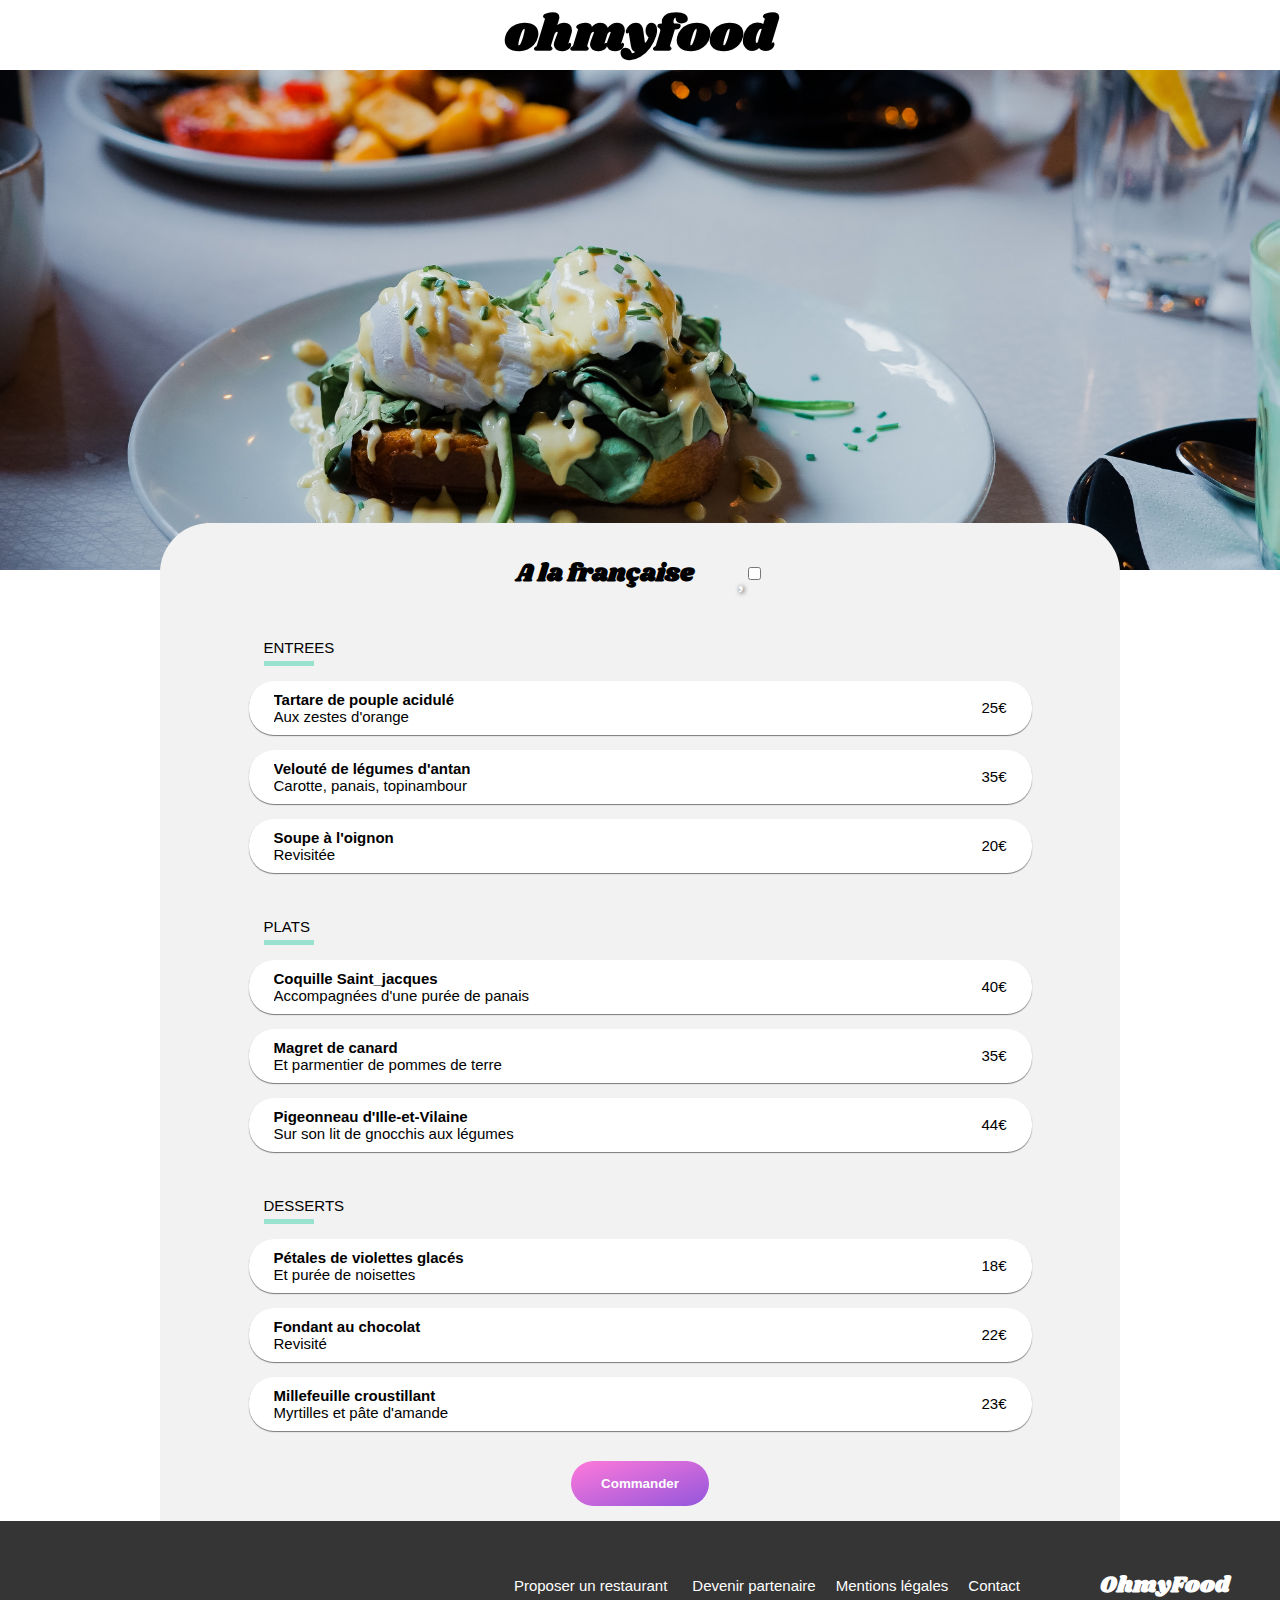
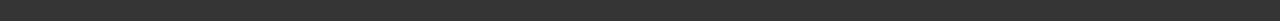
<file: la.francaise.html>
<!DOCTYPE html>
<html lang="fr">
<head>
    <meta charset="UTF-8">
    <meta name="viewport" content="width=device-width, initial-scale=1.0">
    <title>OhmyFood</title>
    <link rel="preconnect" href="https://fonts.googleapis.com">
    <link rel="preconnect" href="https://fonts.gstatic.com" crossorigin>
    <link href="https://fonts.googleapis.com/css2?family=Raleway:wght@400;500;700&display=swap" rel="stylesheet">
    <link href="https://fonts.googleapis.com/css2?family=Shrikhand&display=swap" rel="stylesheet">
    <link rel="stylesheet" href="https://cdnjs.cloudflare.com/ajax/libs/font-awesome/6.2.1/css/all.min.css"
        integrity="sha512-MV7K8+y+gLIBoVD59lQIYicR65iaqukzvf/nwasF0nqhPay5w/9lJmVM2hMDcnK1OnMGCdVK+iQrJ7lzPJQd1w=="
        crossorigin="anonymous" referrerpolicy="no-referrer">
    <link rel="stylesheet" href="style.menu.css">
</head>
<body>
    <div class="main-container">
        <!--header haut de page-->
        <header class="header">
            <a href="index.html"><i class="fa-solid fa-arrow-left"></i></a><h1>ohmyfood</h1>
        </header>
        <section>
            <a href="#"><img src="./images/restaurants/toa-heftiba-DQKerTsQwi0-unsplash.jpg" class="img-repas" alt="restaurant-repas"></a>
        </section>
       <!--Section restaurant-->
       <section class="restaurant"> 
            <div class="container-restaurant">  
                <div class="restaurant-title"> 
                    <h1 class="restaurant__title-h1 ">A la française</h1>
                    <div class="card__content-coeur">
                        <input type="checkbox" id="fav">
                        <label class="icon--heart" for="fav"></label>
                    </div>
                </div>
                <div class="menu card-anime enter-anime">
                    <h3 class="repas">ENTREES</h3>
                </div>
                <section class="card-menu card-anime plat-anime">
                    <header class="card-menu__header">
                        <h4 class="card-menu__title">Tartare de pouple acidulé</h4>
                        <p class="card-menu__description">Aux zestes d'orange</p>
                    </header>
                    <div class="card-menu__price">25€</div>
                    <div class="card-menu_check">
                        <div class="card-menu_icon">
                            <i class="card-menu-icon fas fa-check"></i>
                        </div>
                    </div>
                </section>
                <section class="card-menu card-anime plat-anime">
                    <header class="card-menu__header">
                        <h4 class="card-menu__title">Velouté de légumes d'antan</h4>
                        <p class="card-menu__description">Carotte, panais, topinambour</p>
                    </header>
                    <div class="card-menu__price">35€</div>
                    <div class="card-menu_check">
                        <div class="card-menu_icon">
                            <i class="card-menu-icon fas fa-check"></i>
                        </div>
                    </div>
                </section>
                <section class="card-menu card-anime plat-anime">
                    <header class="card-menu__header">
                        <h4 class="card-menu__title">Soupe à l'oignon</h4>
                        <p class="card-menu__description">Revisitée</p>
                    </header>
                    <div class="card-menu__price">20€</div>
                    <div class="card-menu_check">
                        <div class="card-menu_icon">
                            <i class="card-menu-icon fas fa-check"></i>
                        </div>
                    </div>
                </section>
                <div class="menu card-anime enter-anime">
                    <h3 class="repas">PLATS</h3>
                </div>
                <section class="card-menu card-anime plat-anime">
                <header class="card-menu__header">
                    <h4 class="card-menu__title">Coquille Saint_jacques</h4>
                    <p class="card-menu__description">Accompagnées d'une purée de panais</p>
                </header>
                <div class="card-menu__price">40€</div>
                <div class="card-menu_check">
                    <div class="card-menu_icon">
                        <i class="card-menu-icon fas fa-check"></i>
                    </div>
                </div>
                </section>
                <section class="card-menu card-anime plat-anime">
                <header class="card-menu__header">
                    <h4 class="card-menu__title">Magret de canard</h4>
                    <p class="card-menu__description">Et parmentier de pommes de terre</p>
                </header>
                <div class="card-menu__price">35€</div>
                <div class="card-menu_check">
                    <div class="card-menu_icon">
                        <i class="card-menu-icon fas fa-check"></i>
                    </div>
                </div>
                </section>
                <section class="card-menu card-anime plat-anime">
                <header class="card-menu__header">
                    <h4 class="card-menu__title">Pigeonneau d'Ille-et-Vilaine</h4>
                    <p class="card-menu__description">Sur son lit de gnocchis aux légumes</p>
                </header>
                <div class="card-menu__price">44€</div>
                <div class="card-menu_check">
                    <div class="card-menu_icon">
                        <i class="card-menu-icon fas fa-check"></i>
                    </div>
                </div>
                </section>
                <div class="menu card-anime enter-anime">
                    <h3 class="repas">DESSERTS</h3>
                </div>
                <section class="card-menu card-anime plat-anime">
                <header class="card-menu__header">
                    <h4 class="card-menu__title">Pétales de violettes glacés</h4>
                    <p class="card-menu__description">Et purée de noisettes</p>
                </header>
                <div class="card-menu__price">18€</div>
                <div class="card-menu_check">
                    <div class="card-menu_icon">
                        <i class="card-menu-icon fas fa-check"></i>
                    </div>
                </div>
                </section>
                <section class="card-menu card-anime plat-anime">
                <header class="card-menu__header">
                    <h4 class="card-menu__title">Fondant au chocolat</h4>
                    <p class="card-menu__description">Revisité</p>
                </header>
                <div class="card-menu__price">22€</div>
                <div class="card-menu_check">
                    <div class="card-menu_icon">
                        <i class="card-menu-icon fas fa-check"></i>
                    </div>
                </div>
                </section>
                <section class="card-menu card-anime plat-anime">
                <header class="card-menu__header">
                    <h4 class="card-menu__title">Millefeuille croustillant</h4>
                    <p class="card-menu__description">Myrtilles et pâte d'amande</p>
                </header>
                <div class="card-menu__price">23€</div>
                <div class="card-menu_check">
                    <div class="card-menu_icon">
                        <i class="card-menu-icon fas fa-check"></i>
                    </div>
                </div>
                </section>
                <button type="button" class="button button-explorer">Commander</button>
            </div>      
        </section>  
        <!--Footer bas de page contien renseignement du site--> 
        <footer class="footer">
            <nav class="footer__nav">
                <ul class="footer__nav-ul">
                    <li><a class="nav__a" href="#">
                        <i class="fas fa-utensils nav-icone"></i>Proposer un restaurant</a></li>
                    <li><a class="nav__a" href="#">
                    <i class="fas fa-hands-helping nav-icone"></i>Devenir partenaire</a>
                    </li>
                    <li><a class="nav__a" href="#">Mentions légales</a></li>
                    <li><a class="nav__a" href="mailto:123@ohmyfood.com">Contact</a></li>
                </ul>
              </nav>
            <a href="index.html" class="footer__title-a"><h2 class="footer__title">OhmyFood</h2></a>  
        </footer>
    </div>
</body>
</html>
</file>
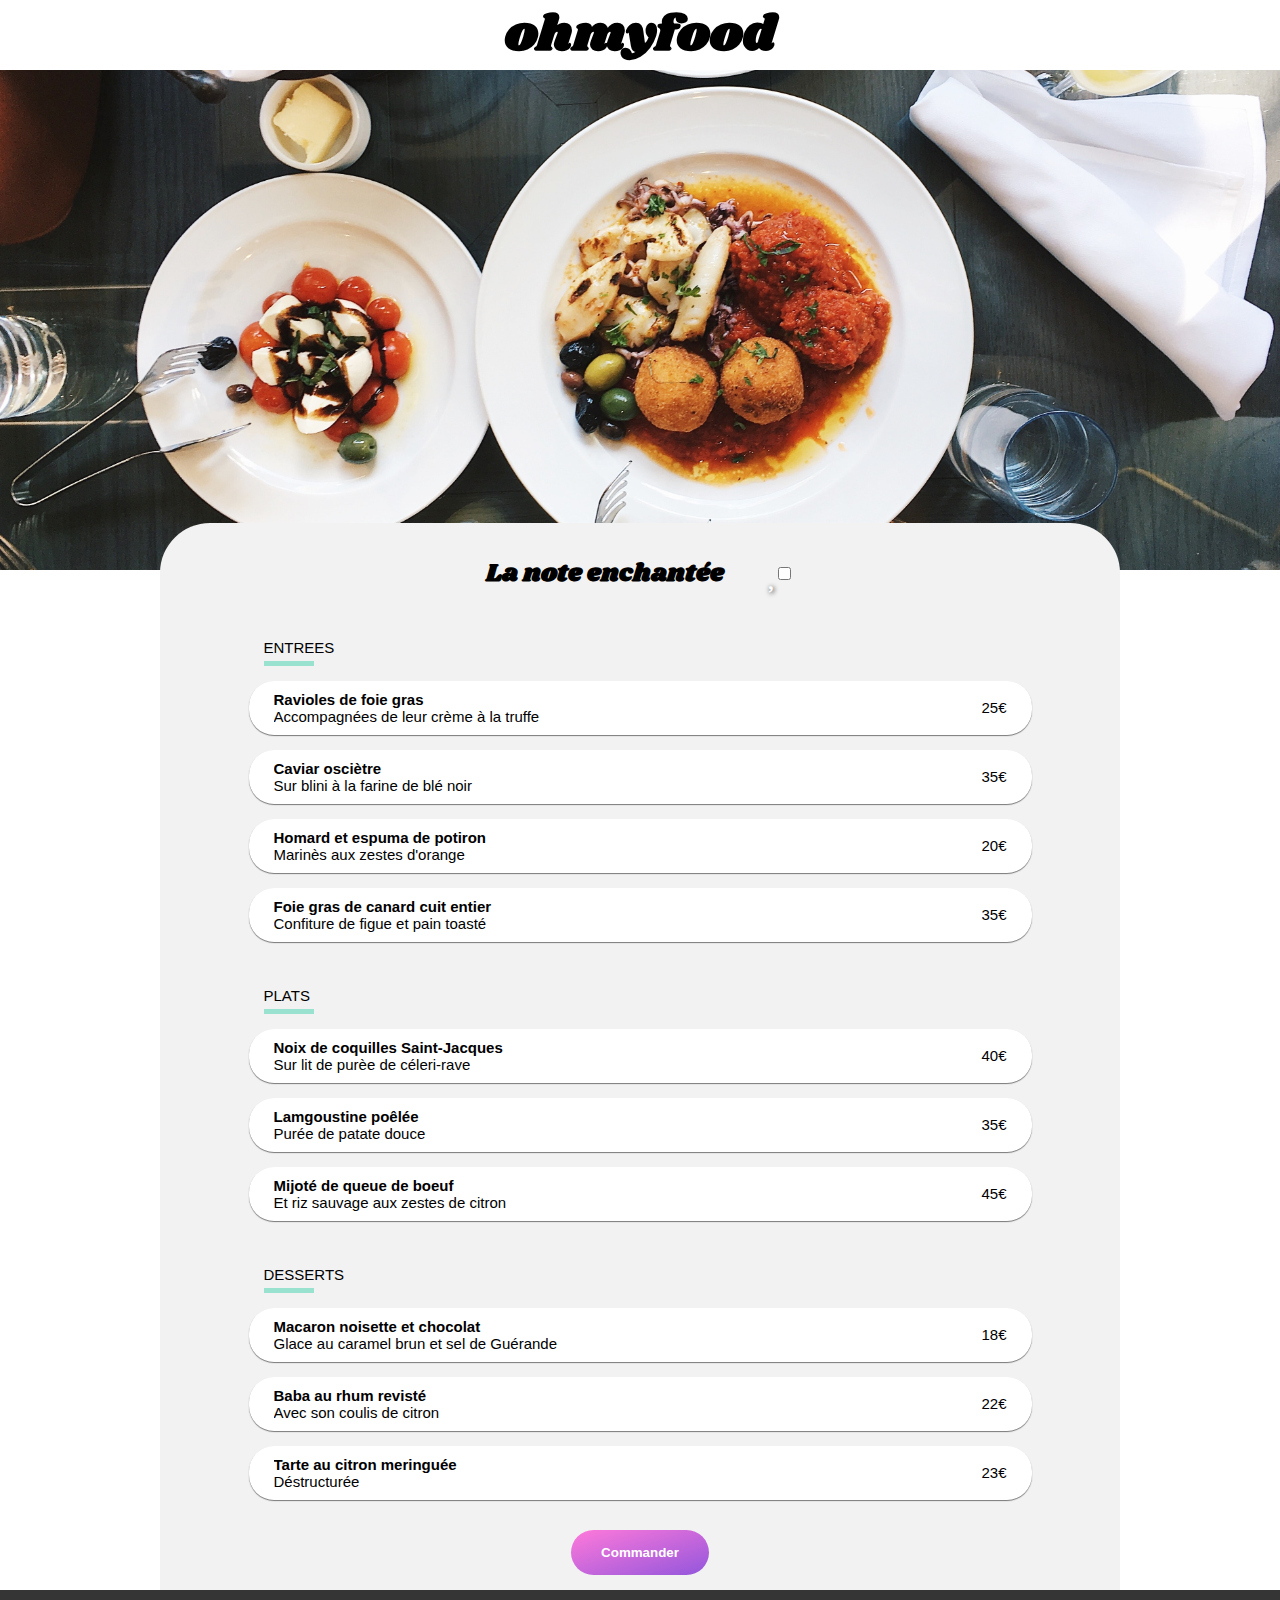
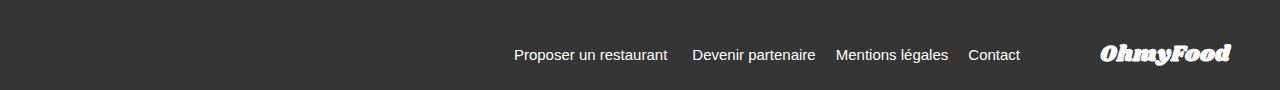
<file: la.note.html>
<!DOCTYPE html>
<html lang="fr">
<head>
    <meta charset="UTF-8">
    <meta name="viewport" content="width=device-width, initial-scale=1.0">
    <title>OhmyFood</title>
    <link rel="preconnect" href="https://fonts.googleapis.com">
    <link rel="preconnect" href="https://fonts.gstatic.com" crossorigin>
    <link href="https://fonts.googleapis.com/css2?family=Raleway:wght@400;500;700&display=swap" rel="stylesheet">
    <link href="https://fonts.googleapis.com/css2?family=Shrikhand&display=swap" rel="stylesheet">
    <link rel="stylesheet" href="https://cdnjs.cloudflare.com/ajax/libs/font-awesome/6.2.1/css/all.min.css"
        integrity="sha512-MV7K8+y+gLIBoVD59lQIYicR65iaqukzvf/nwasF0nqhPay5w/9lJmVM2hMDcnK1OnMGCdVK+iQrJ7lzPJQd1w=="
        crossorigin="anonymous" referrerpolicy="no-referrer">
    <link rel="stylesheet" href="style.menu.css">
</head>
<body>
    <div class="main-container">
        <!--header haut de page-->
        <header class="header">
            <a href="index.html"><i class="fa-solid fa-arrow-left"></i></a><h1>ohmyfood</h1>
        </header>
        <section>
            <a href="#"><img src="./images/restaurants/stil-u2Lp8tXIcjw-unsplash.jpg" class="img-repas" alt="restaurant-repas"></a>
        </section>
         <!--Section restaurant-->
         <section class="restaurant"> 
            <div class="container-restaurant">  
                <div class="restaurant-title"> 
                    <h1 class="restaurant__title-h1">La note enchantée</h1>
                    <div class="card__content-coeur">
                        <input type="checkbox" id="fav">
                        <label class="icon--heart" for="fav"></label>
                    </div>
                </div>
                <div class="menu card-anime enter-anime">
                    <h3 class="repas">ENTREES</h3>
                </div>
                <section class="card-menu card-anime plat-anime">
                    <header class="card-menu__header">
                        <h4 class="card-menu__title">Ravioles de foie gras</h4>
                        <p class="card-menu__description">Accompagnées de leur crème à la truffe</p>
                    </header>
                    <div class="card-menu__price">25€</div>
                    <div class="card-menu_check">
                        <div class="card-menu_icon">
                            <i class="card-menu-icon fas fa-check"></i>
                        </div>
                    </div>
                  </section>
                  <section class="card-menu card-anime plat-anime">
                    <header class="card-menu__header">
                        <h4 class="card-menu__title">Caviar osciètre</h4>
                        <p class="card-menu__description">Sur blini à la farine de blé noir</p>
                    </header>
                    <div class="card-menu__price">35€</div>
                    <div class="card-menu_check">
                        <div class="card-menu_icon">
                            <i class="card-menu-icon fas fa-check"></i>
                        </div>
                    </div>
                  </section>
                  <section class="card-menu card-anime plat-anime">
                    <header class="card-menu__header">
                        <h4 class="card-menu__title">Homard et espuma de potiron</h4>
                        <p class="card-menu__description">Marinès aux zestes d'orange</p>
                    </header>
                    <div class="card-menu__price">20€</div>
                    <div class="card-menu_check">
                        <div class="card-menu_icon">
                            <i class="card-menu-icon fas fa-check"></i>
                        </div>
                    </div>
                </section>
                <section class="card-menu card-anime plat-anime">
                    <header class="card-menu__header">
                        <h4 class="card-menu__title">Foie gras de canard cuit entier</h4>
                        <p class="card-menu__description">Confiture de figue et pain toasté</p>
                    </header>
                    <div class="card-menu__price">35€</div>
                    <div class="card-menu_check">
                        <div class="card-menu_icon">
                            <i class="card-menu-icon fas fa-check"></i>
                        </div>
                    </div>
                  </section>
                <div class="menu card-anime enter-anime">
                    <h3 class="repas">PLATS</h3>
                </div>
                <section class="card-menu card-anime plat-anime">
                <header class="card-menu__header">
                    <h4 class="card-menu__title">Noix de coquilles Saint-Jacques</h4>
                    <p class="card-menu__description">Sur lit de purèe de céleri-rave</p>
                </header>
                <div class="card-menu__price">40€</div>
                <div class="card-menu_check">
                    <div class="card-menu_icon">
                        <i class="card-menu-icon fas fa-check"></i>
                    </div>
                </div>
                </section>
                <section class="card-menu card-anime plat-anime">
                <header class="card-menu__header">
                    <h4 class="card-menu__title">Lamgoustine poêlée</h4>
                    <p class="card-menu__description">Purée de patate douce</p>
                </header>
                <div class="card-menu__price">35€</div>
                <div class="card-menu_check">
                    <div class="card-menu_icon">
                        <i class="card-menu-icon fas fa-check"></i>
                    </div>
                </div>
                </section>
                <section class="card-menu card-anime plat-anime">
                <header class="card-menu__header">
                    <h4 class="card-menu__title">Mijoté de queue de boeuf</h4>
                    <p class="card-menu__description">Et riz sauvage aux zestes de citron</p>
                </header>
                <div class="card-menu__price">45€</div>
                <div class="card-menu_check">
                    <div class="card-menu_icon">
                        <i class="card-menu-icon fas fa-check"></i>
                    </div>
                </div>
                </section>
                <div class="menu card-anime enter-anime">
                    <h3 class="repas">DESSERTS</h3>
                </div>
                <section class="card-menu card-anime plat-anime">
                <header class="card-menu__header">
                    <h4 class="card-menu__title">Macaron noisette et chocolat</h4>
                    <p class="card-menu__description">Glace au caramel brun et sel de Guérande</p>
                </header>
                <div class="card-menu__price">18€</div>
                <div class="card-menu_check">
                    <div class="card-menu_icon">
                        <i class="card-menu-icon fas fa-check"></i>
                    </div>
                </div>
                </section>
                <section class="card-menu card-anime plat-anime">
                <header class="card-menu__header">
                    <h4 class="card-menu__title">Baba au rhum revisté</h4>
                    <p class="card-menu__description">Avec son coulis de citron</p>
                </header>
                <div class="card-menu__price">22€</div>
                <div class="card-menu_check">
                    <div class="card-menu_icon">
                        <i class="card-menu-icon fas fa-check"></i>
                    </div>
                </div>
                </section>
                <section class="card-menu card-anime plat-anime">
                <header class="card-menu__header">
                    <h4 class="card-menu__title">Tarte au citron meringuée</h4>
                    <p class="card-menu__description">Déstructurée</p>
                </header>
                <div class="card-menu__price">23€</div>
                <div class="card-menu_check">
                    <div class="card-menu_icon">
                        <i class="card-menu-icon fas fa-check"></i>
                    </div>
                </div>
                </section>
                <button type="button" class="button button-explorer">Commander</button>
            </div>      
        </section>
        <!--Footer bas de page contien renseignement du site--> 
        <footer class="footer">
            <nav class="footer__nav">
                <ul class="footer__nav-ul">
                    <li><a class="nav__a" href="#">
                        <i class="fas fa-utensils nav-icone"></i>Proposer un restaurant</a></li>
                    <li><a class="nav__a" href="#">
                    <i class="fas fa-hands-helping nav-icone"></i>Devenir partenaire</a>
                    </li>
                    <li><a class="nav__a" href="#">Mentions légales</a></li>
                    <li><a class="nav__a" href="mailto:123@ohmyfood.com">Contact</a></li>
                </ul>
              </nav>
            <h2 class="footer__title">OhmyFood</h2>  
        </footer>
    </div>
</body>
</html>
</file>
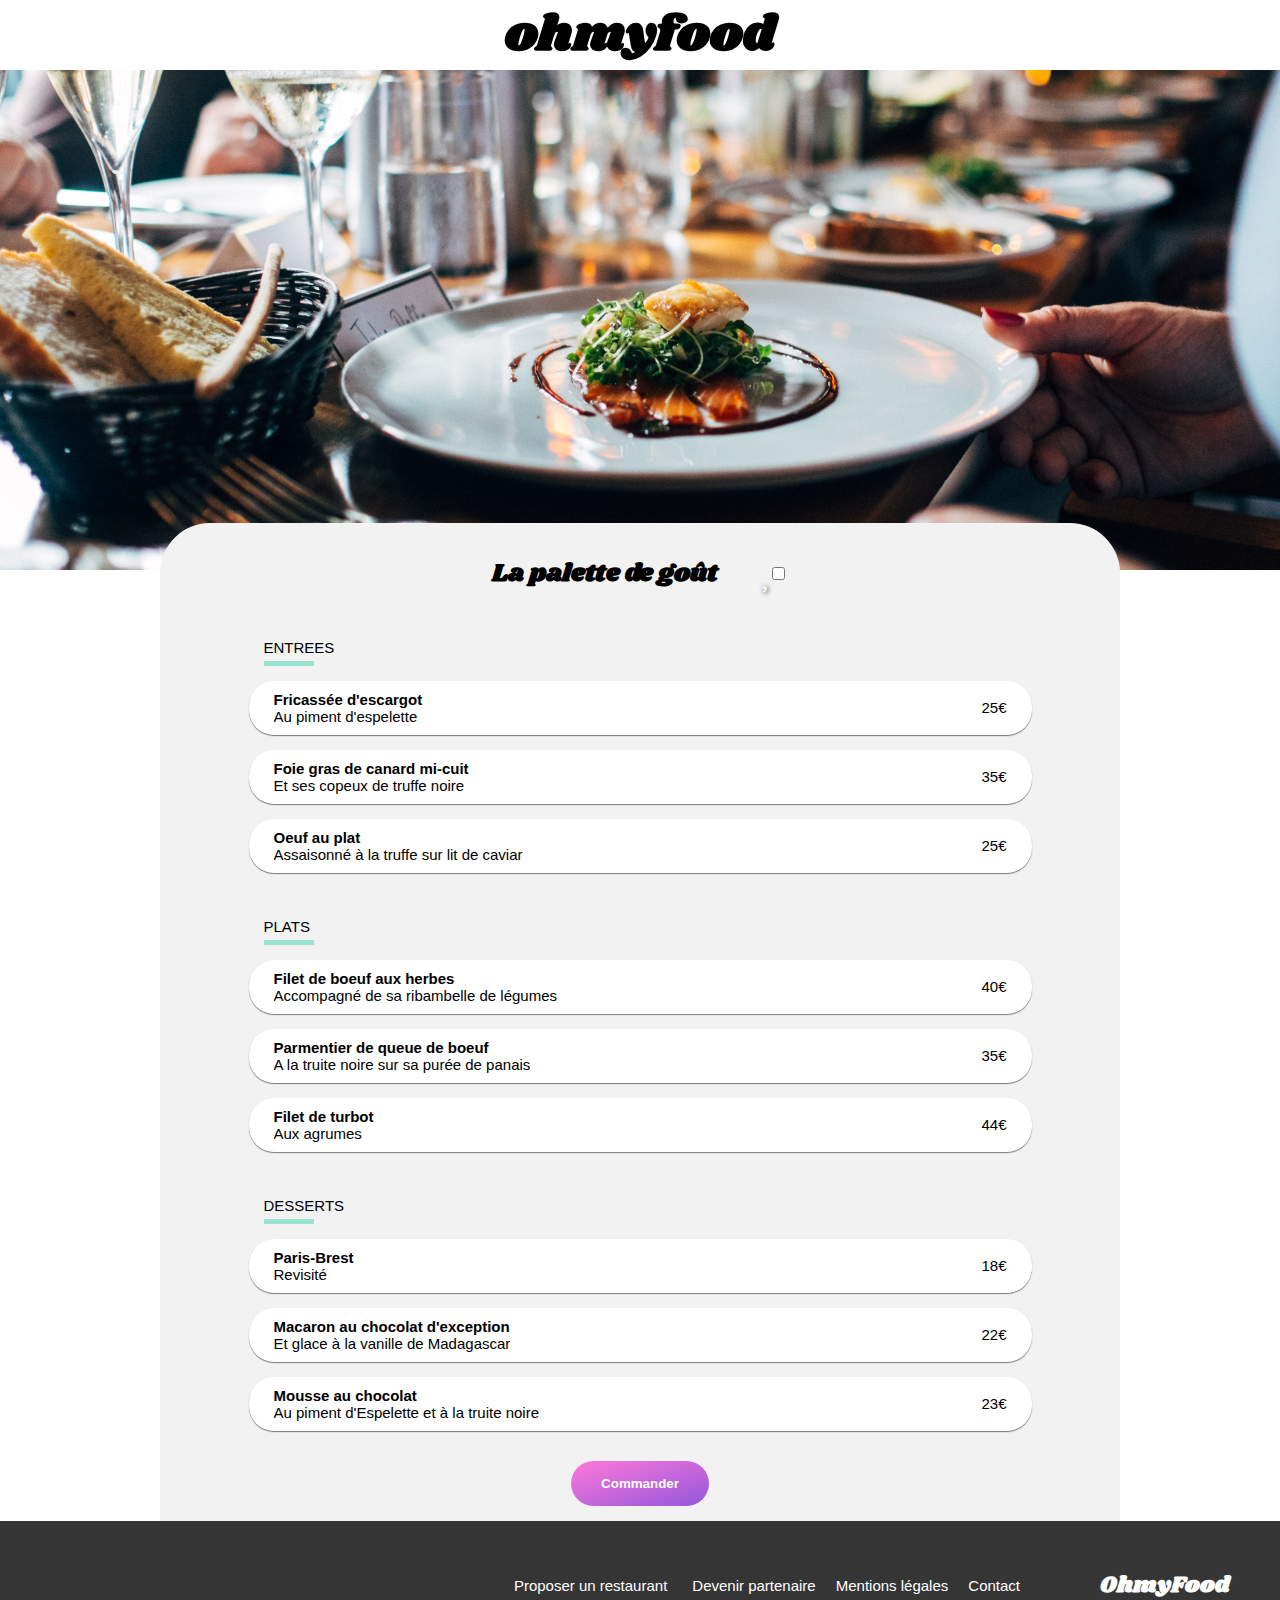
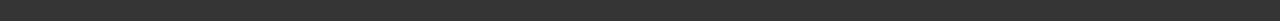
<file: la.palette.html>
<!DOCTYPE html>
<html lang="fr">
<head>
    <meta charset="UTF-8">
    <meta name="viewport" content="width=device-width, initial-scale=1.0">
    <title>OhmyFood</title>
    <link rel="preconnect" href="https://fonts.googleapis.com">
    <link rel="preconnect" href="https://fonts.gstatic.com" crossorigin>
    <link href="https://fonts.googleapis.com/css2?family=Raleway:wght@400;500;700&display=swap" rel="stylesheet">
    <link href="https://fonts.googleapis.com/css2?family=Shrikhand&display=swap" rel="stylesheet">
    <link rel="stylesheet" href="https://cdnjs.cloudflare.com/ajax/libs/font-awesome/6.2.1/css/all.min.css"
        integrity="sha512-MV7K8+y+gLIBoVD59lQIYicR65iaqukzvf/nwasF0nqhPay5w/9lJmVM2hMDcnK1OnMGCdVK+iQrJ7lzPJQd1w=="
        crossorigin="anonymous" referrerpolicy="no-referrer">
    <link rel="stylesheet" href="style.menu.css">
</head>
<body>
    <div class="main-container">
        <!--header haut de page-->
        <header class="header">
            <a href="index.html"><i class="fa-solid fa-arrow-left"></i></a><h1>ohmyfood</h1>
        </header>
        <section>
            <a href="#"><img src="./images/restaurants/jay-wennington-N_Y88TWmGwA-unsplash.jpg" class="img-repas" alt="restaurant-repas"></a>
        </section>
        <!--Section restaurant-->
        <section class="restaurant"> 
            <div class="container-restaurant">  
                <div class="restaurant-title"> 
                    <h1 class="restaurant__title-h1">La palette de goût</h1>
                    <div class="card__content-coeur">
                        <input type="checkbox" id="fav">
                        <label class="icon--heart" for="fav"></label>
                    </div>
                </div>
                <div class="menu card-anime enter-anime ">
                    <h3 class="repas">ENTREES</h3>
                </div>
                <section class="card-menu card-anime plat-anime">
                    <header class="card-menu__header">
                        <h4 class="card-menu__title">Fricassée d'escargot</h4>
                        <p class="card-menu__description">Au piment d'espelette</p>
                    </header>
                    <div class="card-menu__price">25€</div>
                    <div class="card-menu_check">
                        <div class="card-menu_icon">
                            <i class="card-menu-icon fas fa-check"></i>
                        </div>
                    </div>
                  </section>
                  <section class="card-menu card-anime plat-anime">
                    <header class="card-menu__header">
                        <h4 class="card-menu__title">Foie gras de canard mi-cuit</h4>
                        <p class="card-menu__description">Et ses copeux de truffe noire</p>
                    </header>
                    <div class="card-menu__price">35€</div>
                    <div class="card-menu_check">
                        <div class="card-menu_icon">
                            <i class="card-menu-icon fas fa-check"></i>
                        </div>
                    </div>
                  </section>
                  <section class="card-menu card-anime plat-anime">
                    <header class="card-menu__header">
                        <h4 class="card-menu__title">Oeuf au plat</h4>
                        <p class="card-menu__description">Assaisonné à la truffe sur lit de caviar</p>
                    </header>
                    <div class="card-menu__price">25€</div>
                    <div class="card-menu_check">
                        <div class="card-menu_icon">
                            <i class="card-menu-icon fas fa-check"></i>
                        </div>
                    </div>
                </section>
                <div class="menu card-anime enter-anime">
                    <h3 class="repas">PLATS</h3>
                </div>
                <section class="card-menu card-anime plat-anime">
                <header class="card-menu__header">
                    <h4 class="card-menu__title">Filet de boeuf aux herbes</h4>
                    <p class="card-menu__description">Accompagné de sa ribambelle de légumes</p>
                </header>
                <div class="card-menu__price">40€</div>
                <div class="card-menu_check">
                    <div class="card-menu_icon">
                        <i class="card-menu-icon fas fa-check"></i>
                    </div>
                </div>
                </section>
                <section class="card-menu card-anime plat-anime">
                <header class="card-menu__header">
                    <h4 class="card-menu__title">Parmentier de queue de boeuf</h4>
                    <p class="card-menu__description">A la truite noire sur sa purée de panais</p>
                </header>
                <div class="card-menu__price">35€</div>
                <div class="card-menu_check">
                    <div class="card-menu_icon">
                        <i class="card-menu-icon fas fa-check"></i>
                    </div>
                </div>
                </section>
                <section class="card-menu card-anime plat-anime">
                <header class="card-menu__header">
                    <h4 class="card-menu__title">Filet de turbot</h4>
                    <p class="card-menu__description">Aux agrumes</p>
                </header>
                <div class="card-menu__price">44€</div>
                <div class="card-menu_check">
                    <div class="card-menu_icon">
                        <i class="card-menu-icon fas fa-check"></i>
                    </div>
                </div>
                </section>
                <div class="menu card-anime enter-anime">
                    <h3 class="repas">DESSERTS</h3>
                </div>
                <section class="card-menu card-anime plat-anime">
                <header class="card-menu__header">
                    <h4 class="card-menu__title">Paris-Brest</h4>
                    <p class="card-menu__description">Revisité</p>
                </header>
                <div class="card-menu__price">18€</div>
                <div class="card-menu_check">
                    <div class="card-menu_icon">
                        <i class="card-menu-icon fas fa-check"></i>
                    </div>
                </div>
                </section>
                <section class="card-menu card-anime plat-anime">
                <header class="card-menu__header">
                    <h4 class="card-menu__title">Macaron au chocolat d'exception</h4>
                    <p class="card-menu__description">Et glace à la vanille de Madagascar</p>
                </header>
                <div class="card-menu__price">22€</div>
                <div class="card-menu_check">
                    <div class="card-menu_icon">
                        <i class="card-menu-icon fas fa-check"></i>
                    </div>
                </div>
                </section>
                <section class="card-menu card-anime plat-anime">
                <header class="card-menu__header">
                    <h4 class="card-menu__title">Mousse au chocolat</h4>
                    <p class="card-menu__description">Au piment d'Espelette et à la truite noire</p>
                </header>
                <div class="card-menu__price">23€</div>
                <div class="card-menu_check">
                    <div class="card-menu_icon">
                        <i class="card-menu-icon fas fa-check"></i>
                    </div>
                </div>
                </section>
                <button type="button" class="button button-explorer">Commander</button>
            </div>      
        </section>
        <!--Footer bas de page contien renseignement du site--> 
        <footer class="footer">
            <nav class="footer__nav">
                <ul class="footer__nav-ul">
                    <li><a class="nav__a" href="#">
                        <i class="fas fa-utensils nav-icone"></i>Proposer un restaurant</a></li>
                    <li><a class="nav__a" href="#">
                    <i class="fas fa-hands-helping nav-icone"></i>Devenir partenaire</a>
                    </li>
                    <li><a class="nav__a" href="#">Mentions légales</a></li>
                    <li><a class="nav__a" href="mailto:123@ohmyfood.com">Contact</a></li>
                </ul>
              </nav>
            <h2 class="footer__title">OhmyFood</h2>  
        </footer>
    </div>
</body>
</html>
</file>
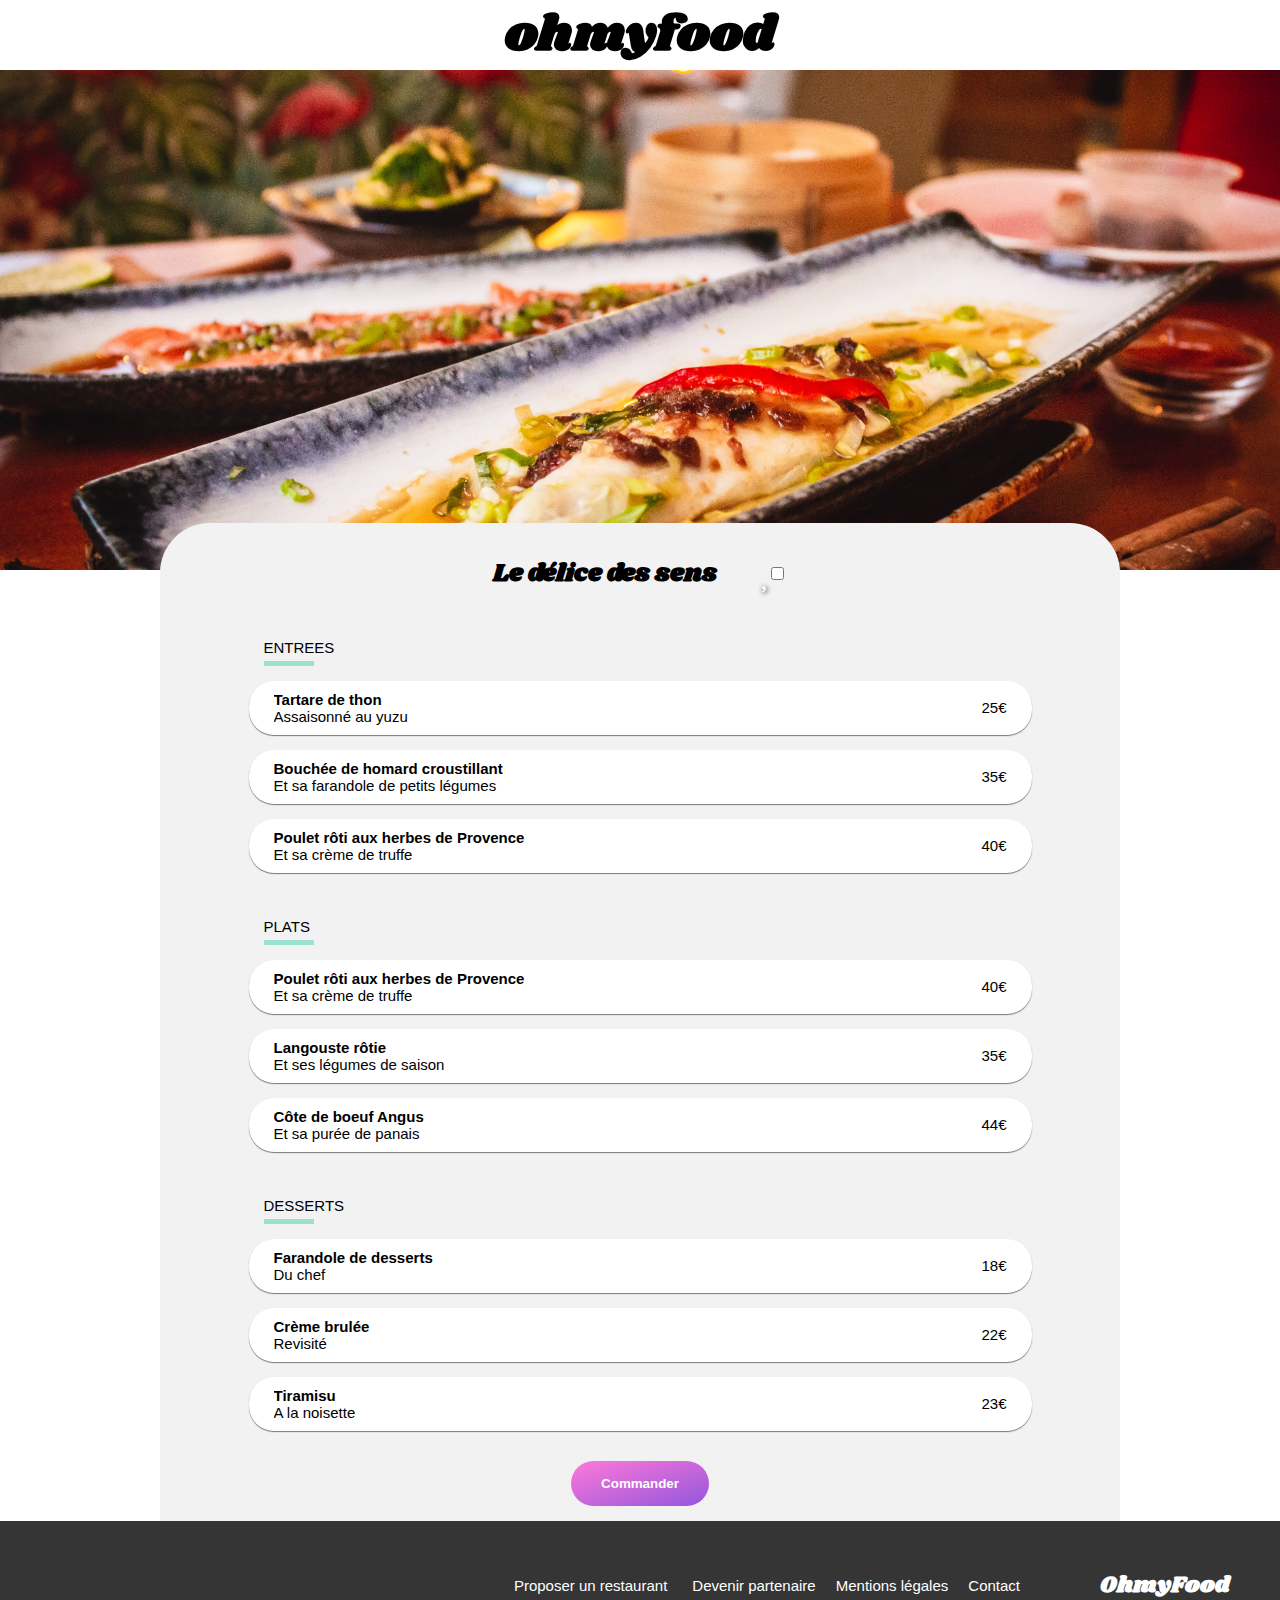
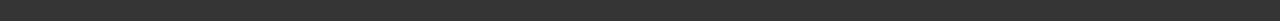
<file: le.delice.html>
<!DOCTYPE html>
<html lang="fr">
<head>
    <meta charset="UTF-8">
    <meta name="viewport" content="width=device-width, initial-scale=1.0">
    <title>OhmyFood</title>
    <link rel="preconnect" href="https://fonts.googleapis.com">
    <link rel="preconnect" href="https://fonts.gstatic.com" crossorigin>
    <link href="https://fonts.googleapis.com/css2?family=Raleway:wght@400;500;700&display=swap" rel="stylesheet">
    <link href="https://fonts.googleapis.com/css2?family=Shrikhand&display=swap" rel="stylesheet">
    <link rel="stylesheet" href="https://cdnjs.cloudflare.com/ajax/libs/font-awesome/6.2.1/css/all.min.css"
        integrity="sha512-MV7K8+y+gLIBoVD59lQIYicR65iaqukzvf/nwasF0nqhPay5w/9lJmVM2hMDcnK1OnMGCdVK+iQrJ7lzPJQd1w=="
        crossorigin="anonymous" referrerpolicy="no-referrer">
    <link rel="stylesheet" href="style.menu.css">
</head>
<body>
    <div class="main-container">
        <!--header haut de page-->
        <header class="header">
            <a href="index.html"><i class="fa-solid fa-arrow-left"></i></a><h1>ohmyfood</h1>
        </header>
        <section>
            <a href="#"><img src="./images/restaurants/louis-hansel-shotsoflouis-qNBGVyOCY8Q-unsplash.jpg" class="img-repas" alt="restaurant-repas"></a>
        </section>
        <!--Section restaurant-->
       <section class="restaurant"> 
            <div class="container-restaurant">  
                <div class="restaurant-title"> 
                    <h1 class="restaurant__title-h1">Le délice des sens</h1>
                    <div class="card__content-coeur">
                        <input type="checkbox" id="fav">
                        <label class="icon--heart" for="fav"></label>
                    </div>
                </div>
                <div class="menu card-anime enter-anime">
                    <h3 class="repas">ENTREES</h3>
                </div>
                <section class="card-menu card-anime plat-anime">
                    <header class="card-menu__header">
                        <h4 class="card-menu__title">Tartare de thon</h4>
                        <p class="card-menu__description">Assaisonné au yuzu</p>
                    </header>
                    <div class="card-menu__price">25€</div>
                    <div class="card-menu_check">
                        <div class="card-menu_icon">
                            <i class="card-menu-icon fas fa-check"></i>
                        </div>
                    </div>
                </section>
                <section class="card-menu card-anime plat-anime">
                    <header class="card-menu__header">
                        <h4 class="card-menu__title">Bouchée de homard croustillant</h4>
                        <p class="card-menu__description">Et sa farandole de petits légumes</p>
                    </header>
                    <div class="card-menu__price">35€</div>
                    <div class="card-menu_check">
                        <div class="card-menu_icon">
                            <i class="card-menu-icon fas fa-check"></i>
                        </div>
                    </div>
                </section>
                <section class="card-menu card-anime plat-anime">
                    <header class="card-menu__header">
                        <h4 class="card-menu__title">Poulet rôti aux herbes de Provence</h4>
                        <p class="card-menu__description">Et sa crème de truffe</p>
                    </header>
                    <div class="card-menu__price">40€</div>
                    <div class="card-menu_check">
                        <div class="card-menu_icon">
                            <i class="card-menu-icon fas fa-check"></i>
                        </div>
                    </div>
                </section>
                <div class="menu card-anime enter-anime">
                    <h3 class="repas">PLATS</h3>
                </div>
                <section class="card-menu card-anime plat-anime">
                    <header class="card-menu__header">
                        <h4 class="card-menu__title">Poulet rôti aux herbes de Provence</h4>
                        <p class="card-menu__description">Et sa crème de truffe</p>
                    </header>
                    <div class="card-menu__price">40€</div>
                    <div class="card-menu_check">
                        <div class="card-menu_icon">
                            <i class="card-menu-icon fas fa-check"></i>
                        </div>
                    </div>
                </section>
                <section class="card-menu card-anime plat-anime">
                <header class="card-menu__header">
                    <h4 class="card-menu__title">Langouste rôtie</h4>
                    <p class="card-menu__description">Et ses légumes de saison</p>
                </header>
                <div class="card-menu__price">35€</div>
                <div class="card-menu_check">
                    <div class="card-menu_icon">
                        <i class="card-menu-icon fas fa-check"></i>
                    </div>
                </div>
                </section>
                <section class="card-menu card-anime plat-anime">
                <header class="card-menu__header">
                    <h4 class="card-menu__title">Côte de boeuf Angus</h4>
                    <p class="card-menu__description">Et sa purée de panais</p>
                </header>
                <div class="card-menu__price">44€</div>
                <div class="card-menu_check">
                    <div class="card-menu_icon">
                        <i class="card-menu-icon fas fa-check"></i>
                    </div>
                </div>
                </section>
                <div class="menu card-anime enter-anime">
                    <h3 class="repas">DESSERTS</h3>
                </div>
                <section class="card-menu card-anime plat-anime">
                <header class="card-menu__header">
                    <h4 class="card-menu__title">Farandole de desserts</h4>
                    <p class="card-menu__description">Du chef</p>
                </header>
                <div class="card-menu__price">18€</div>
                <div class="card-menu_check">
                    <div class="card-menu_icon">
                        <i class="card-menu-icon fas fa-check"></i>
                    </div>
                </div>
                </section>
                <section class="card-menu card-anime plat-anime">
                <header class="card-menu__header">
                    <h4 class="card-menu__title">Crème brulée</h4>
                    <p class="card-menu__description">Revisité</p>
                </header>
                <div class="card-menu__price">22€</div>
                <div class="card-menu_check">
                    <div class="card-menu_icon">
                        <i class="card-menu-icon fas fa-check"></i>
                    </div>
                </div>
                </section>
                <section class="card-menu card-anime plat-anime">
                <header class="card-menu__header">
                    <h4 class="card-menu__title">Tiramisu</h4>
                    <p class="card-menu__description">A la noisette</p>
                </header>
                <div class="card-menu__price">23€</div>
                <div class="card-menu_check">
                    <div class="card-menu_icon">
                        <i class="card-menu-icon fas fa-check"></i>
                    </div>
                </div>
                </section>
                <button type="button" class="button button-explorer">Commander</button>
            </div>      
        </section> 
        <!--Footer bas de page contien renseignement du site--> 
        <footer class="footer">
            <nav class="footer__nav">
                <ul class="footer__nav-ul">
                    <li><a class="nav__a" href="#">
                        <i class="fas fa-utensils nav-icone"></i>Proposer un restaurant</a></li>
                    <li><a class="nav__a" href="#">
                    <i class="fas fa-hands-helping nav-icone"></i>Devenir partenaire</a>
                    </li>
                    <li><a class="nav__a" href="#">Mentions légales</a></li>
                    <li><a class="nav__a" href="mailto:123@ohmyfood.com">Contact</a></li>
                </ul>
              </nav>
            <h2 class="footer__title">OhmyFood</h2>  
        </footer>
    </div>
</body>
</html>
</file>
<file: style.menu.css>
@charset "UTF-8";
/*Structure*/
body {
  width: 100%;
  margin: 0;
  font-family: "roboto", sans-serif;
  font-size: 15px;
  align-items: center;
}
body .main__container {
  width: 100%;
}

a {
  text-decoration: none;
  color: white;
}

/*header*/
.header {
  display: flex;
  justify-content: center;
  align-items: center;
  height: 40px;
  width: 100%;
  position: relative;
  font-family: "Shrikhand", cursive;
  font-size: 25px;
  margin-top: 15px;
  margin-bottom: 15px;
}

.header a {
  text-decoration: none;
  color: black;
  display: block;
  position: absolute;
  left: 25px;
}

.button-explorer {
  background: linear-gradient(162deg, #ff79da 0%, #9356dc 100%);
  padding: 15px 30px;
  cursor: pointer;
  border-radius: 50px 50px 50px 50px;
  font-weight: bold;
  color: white;
  border: none;
  margin-top: 15px;
  margin-bottom: 15px;
  opacity: 1;
  transition: 0.5s;
}

.icone {
  padding-right: 10px;
}

/*footer*/
footer {
  display: flex;
  background-color: #353535;
  color: white;
  width: 100%;
  padding-top: 30px;
}
footer h2.footer__title {
  display: flex;
  padding-right: 50px;
  padding-left: 50px;
  font-family: "Shrikhand", cursive;
}
footer li a {
  display: flex;
  color: white;
  text-align: center;
  text-decoration: none;
  margin-left: 20px;
}

/*footer*/
footer {
  display: flex;
  background-color: #353535;
  color: white;
  width: 100%;
  justify-content: flex-end;
  padding-top: 30px;
}
footer h2.footer__title {
  display: flex;
  padding-right: 50px;
  padding-left: 50px;
  font-family: "Shrikhand", cursive;
}
footer li a {
  display: flex;
  color: white;
  text-align: center;
  text-decoration: none;
  margin-left: 20px;
}

.footer__nav {
  display: flex;
  margin-right: 30px;
}
.footer__nav .footer__nav-ul {
  list-style: none;
  display: flex;
  align-items: center;
}
.footer__nav .nav-icone {
  padding-right: 5px;
}

.footer__title-a {
  text-decoration: none;
  color: white;
}

.nav__a:hover {
  color: #99E2D0;
}

/*loader accueil*/
.loader__enter {
  position: fixed;
  height: 100%;
  width: 100%;
  background-color: rgba(255, 255, 255, 0.95);
  z-index: 1;
  display: flex;
  align-items: center;
  justify-content: center;
  gap: 50px;
  /*temps d'apparition du loader*/
  animation: fadeout 5s forwards;
}

/*Niveau opacite*/
@keyframes fadeout {
  0% {
    opacity: 1;
  }
  99% {
    opacity: 0;
    z-index: 0;
  }
  100% {
    display: none;
  }
}
.loader {
  font-size: 48px;
  color: black;
  display: inline-block;
  font-weight: 400;
  position: relative;
}

.loader:before {
  content: "Ohmyfood";
  font-family: "Shrikhand", cursive;
  height: 5px;
  border: 1px solid;
  border-radius: 10px;
  width: 100%;
  position: absolute;
  bottom: 0px;
  background: linear-gradient(#9356DC 100%, transparent 0) no-repeat;
  background-size: 0% auto;
  /*temps de chargement de barre*/
  animation: 7s lineGrow linear infinite;
}

.loader:after {
  content: "Bienvenue sur";
  font-family: "Shrikhand", cursive;
  position: relative;
  z-index: 5;
}

@keyframes lineGrow {
  to {
    background-size: 100% auto;
  }
}
.loader-circle {
  width: 200px;
  height: 200px;
  border: 3px dotted #9356DC;
  border-style: solid solid dotted dotted;
  border-radius: 50%;
  display: inline-block;
  position: relative;
  box-sizing: border-box;
  /*vitesse de rotation du cercle*/
  animation: rotation 2s linear infinite;
  padding-left: 30px;
  animation: fadeout 6s forwards;
}

/*2eme cercle*/
.loader-circle::after {
  content: "";
  box-sizing: border-box;
  position: absolute;
  left: 0;
  right: 0;
  top: 0;
  bottom: 0;
  margin: auto;
  border: 5px dotted #FF79DA;
  border-style: solid solid dotted;
  width: 100px;
  height: 100px;
  border-radius: 50%;
  animation: rotation 15s linear infinite;
  transform-origin: center center;
}

@keyframes rotation {
  0% {
    transform: rotate(0deg);
  }
  100% {
    transform: rotate(360deg);
  }
}
@keyframes rotationBack {
  0% {
    transform: rotate(0deg);
  }
  100% {
    transform: rotate(-360deg);
  }
}
/*animation du coeur*/
.card__content-coeur {
  right: 30px;
  bottom: 25px;
}

label {
  top: 50%;
  left: 50%;
  transform: translate(-50%, -50%);
}
label.icon--heart:before, label.icon--heart:after {
  font-family: fontAwesome;
  /*forme de coeur*/
  content: "\f004";
  text-shadow: 1px 1px 5px black;
  font-size: 35px;
  position: absolute;
  margin-top: -10px;
  margin-left: -26px;
}
label.icon--heart:before {
  color: white;
}
label.icon--heart:after {
  opacity: 0;
  color: #9356DC;
}

.card__content-coeur > input:checked ~ label.icon--heart:before {
  color: #9356DC;
  animation: pulse 0.5s alternate;
}

@keyframes pulse {
  0% {
    transform: scale(1);
    opacity: 1;
  }
  50% {
    transform: scale(1.2);
    opacity: 1;
  }
  100% {
    transform: scale(1);
    opacity: 1;
  }
}
/*animation bouton*/
/*effet de survol, eclaircir le bouton*/
.button-explorer:hover {
  opacity: 0.8;
  box-shadow: 5px 5px 5px rgba(0, 0, 0, 0.5);
}

/*animation titres des menus*/
.repas {
  display: flex;
  flex-direction: column;
  font-size: 15px;
}

.repas::after {
  content: "";
  width: 50px;
  height: 5px;
  background-color: #99e2d0;
  position: static;
  bottom: 26rem;
  margin-top: 5px;
}

/*menu + animation*/
.card-menu:hover .card-menu_check {
  margin-right: 0px;
}

/*animation entrée des menus*/
.card-anime {
  animation-name: anime;
  animation-duration: 3000ms;
  font-family: "roboto", sans-serif;
}

@keyframes anime {
  from {
    transform: translateY(-100px);
    opacity: 0;
  }
  to {
    opacity: 1;
    transform: translateY(0);
  }
}
/*Page des menus*/
/*Titre placement + coeur animation placement*/
.restaurant-title {
  display: flex;
  justify-content: center;
  align-items: center;
  margin-top: 15px;
}
.restaurant-title .checkbox-heart {
  padding-left: 50px;
}
.restaurant-title .card__content-coeur {
  padding-left: 50px;
}

.img-repas {
  object-fit: cover;
  width: 100%;
  height: 500px;
}

.restaurant__title-h1 {
  display: flex;
  justify-content: space-around;
  font-size: 25px;
  font-family: "Shrikhand", cursive;
}

.restaurant {
  display: flex;
  justify-content: space-around;
}

.container-restaurant {
  margin-top: -50px;
  display: flex;
  border-radius: 50px 50px 0px 0px;
  position: relative;
  flex-direction: column;
  background-color: #f2f2f2;
  width: 75%;
  align-items: center;
}

.card-menu {
  width: 80%;
  background-color: white;
  padding-left: 15px;
  display: flex;
  /*changer box*/
  box-shadow: 0px 1px 1px rgba(0, 0, 0, 0.5);
  overflow: hidden;
  cursor: pointer;
  border-radius: 25px 25px 25px 25px;
  margin-bottom: 15px;
}

.card-menu__header {
  white-space: nowrap;
  /**/
  text-overflow: ellipsis;
  overflow: hidden;
  flex: 1;
  padding: 10px;
}

.card-menu__title {
  margin: 0;
  white-space: nowrap;
  /**/
  text-overflow: ellipsis;
  overflow: hidden;
}

.card-menu__description {
  margin: 0;
  white-space: nowrap;
  /*permet d'afficher les points de suspension*/
  text-overflow: ellipsis;
  /*permet de masquer tous ce qui ne rentre pas dans le conteneur*/
  overflow: hidden;
}

.menu {
  width: 80%;
  padding-left: 15px;
  padding-top: 15px;
  display: flex;
  font-family: "roboto", sans-serif;
}

h3.repas {
  font-weight: normal;
}

.card-menu__price {
  display: flex;
  justify-content: flex-end;
  align-items: center;
  padding-right: 25px;
}

.card-menu_check {
  background-color: #99E2D0;
  margin: 0;
  width: 80px;
  height: 100%;
  display: flex;
  align-items: center;
  justify-content: center;
  transition-duration: 0.5s;
  margin-right: -80px;
}

.card-menu_icon {
  /*dimension icone cercle*/
  height: 25px;
  width: 25px;
  background-color: white;
  display: flex;
  align-items: center;
  justify-content: center;
  border-radius: 100px;
}
.card-menu_icon .card-menu-icon {
  color: #99E2D0;
}

/*Mobile*/
/*Mobile*/
/*responsive*/
@media screen and (min-width: 640px) and (max-width: 1024px) {
  img.img-ohmyfood {
    width: 50%;
  }
  .container-restaurant {
    width: 100%;
  }
  /*footer*/
  .footer {
    display: flex;
    flex-direction: column-reverse;
  }
  footer h2.footer__title {
    display: flex;
    margin: 0;
    padding: 0;
    padding-left: 15px;
  }
  .footer__nav-ul {
    display: flex;
    flex-direction: column;
  }
  footer li a {
    margin: 0;
  }
  .footer__nav .footer__nav-ul {
    align-items: flex-start;
    padding: 0;
    margin-left: 15px;
  }
}

/*# sourceMappingURL=style.menu.css.map */
</file>
